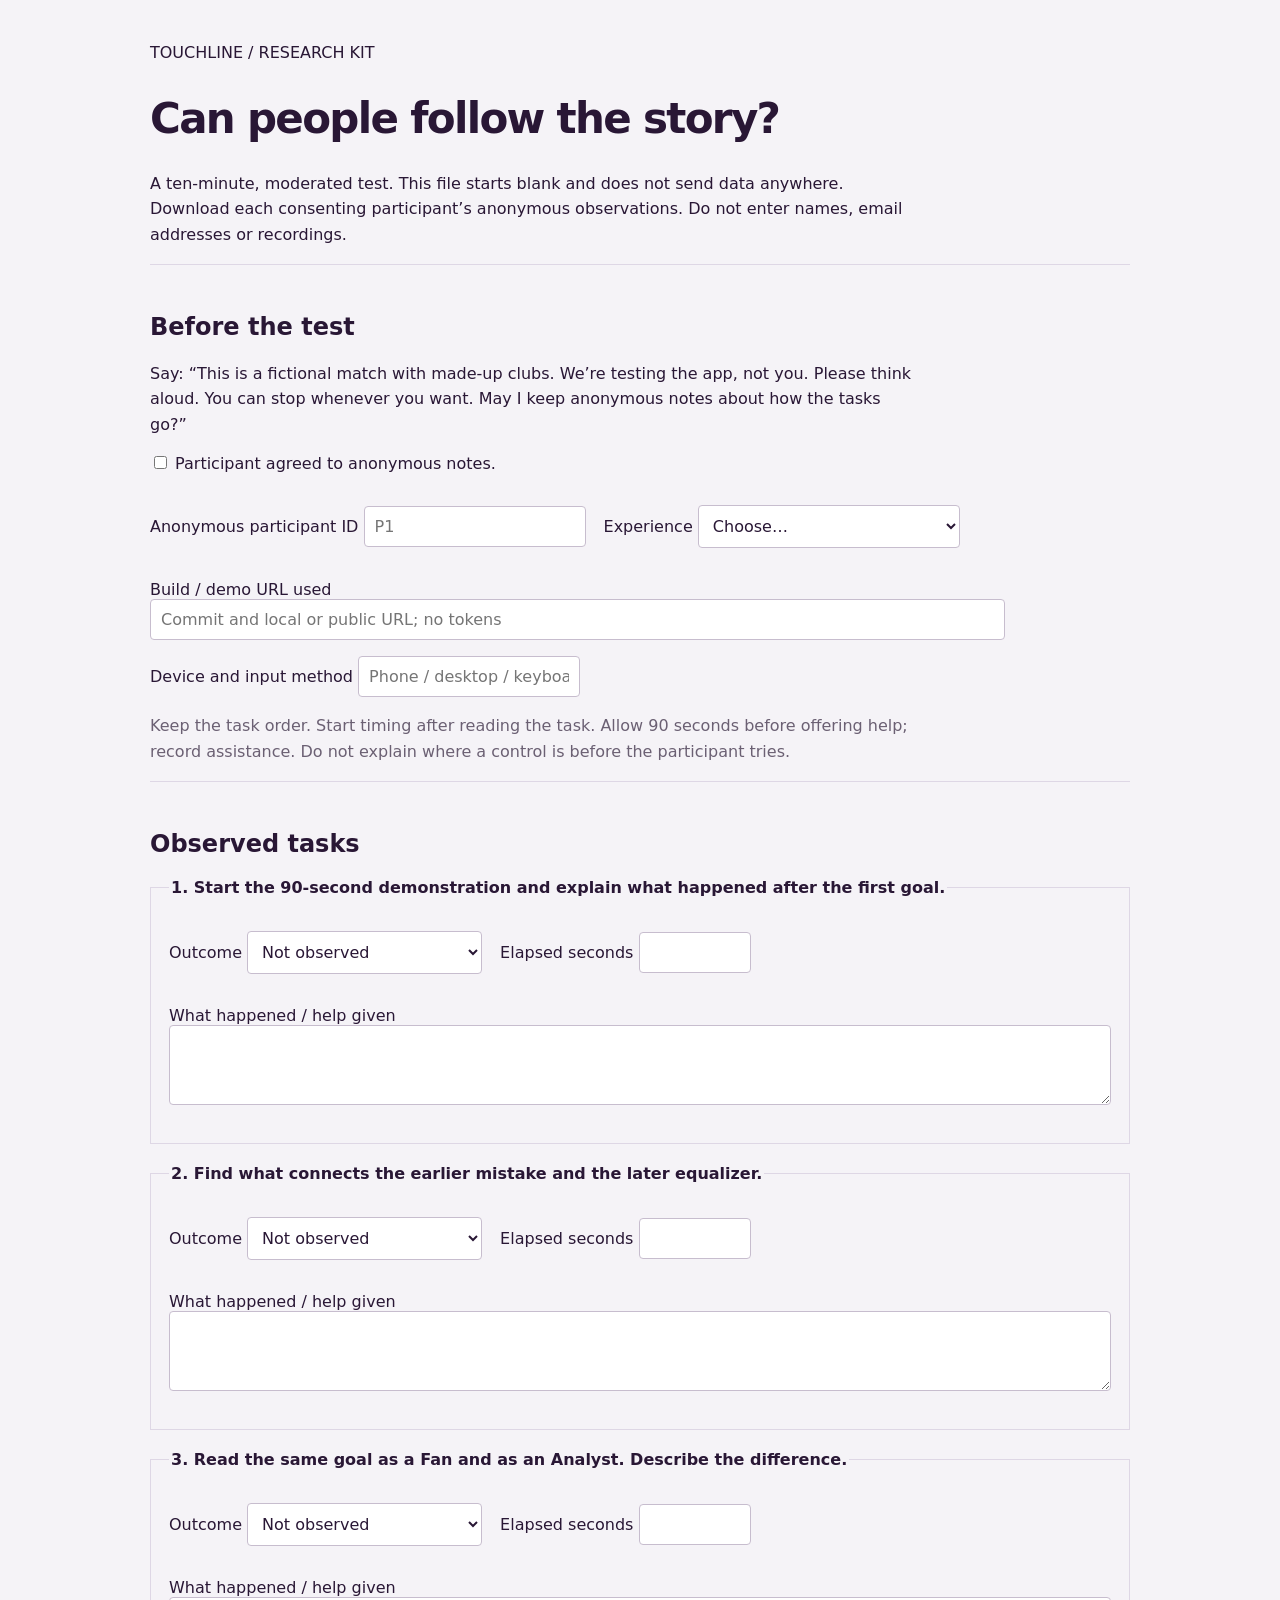
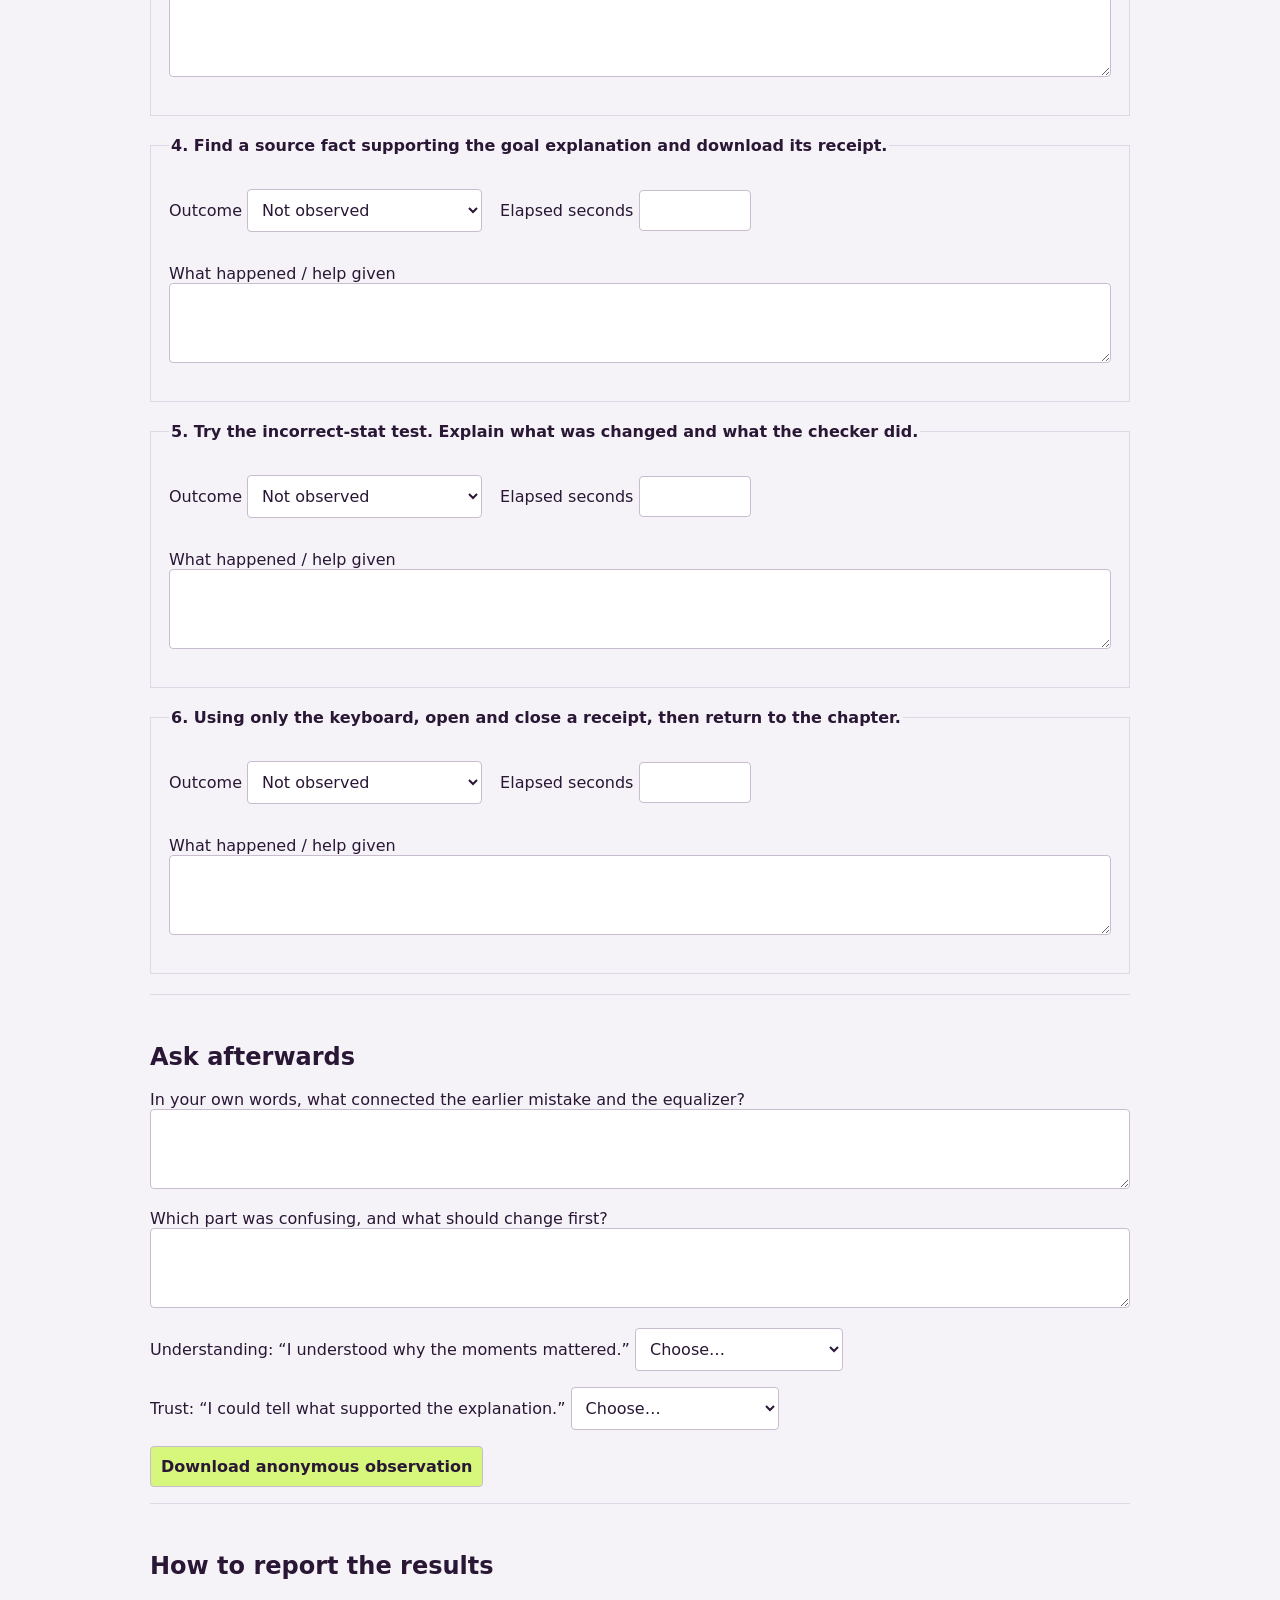
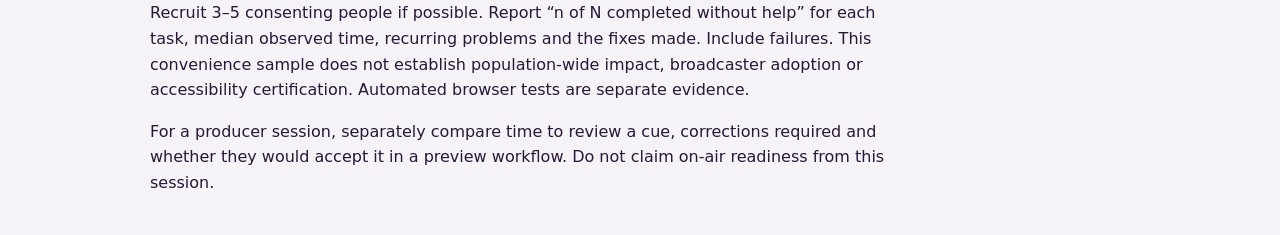
<file: docs/user-test-kit.html>
<!doctype html>
<html lang="en"><meta charset="utf-8"><meta name="viewport" content="width=device-width,initial-scale=1">
<title>Touchline · observed user test</title>
<style>
:root{font-family:system-ui,sans-serif;color:#291735;background:#f5f3f7}body{max-width:980px;margin:40px auto;padding:0 24px}h1{font-size:42px;letter-spacing:-.04em}h2{margin-top:36px}p{line-height:1.6;max-width:75ch}label{display:block;margin:16px 0}input,select,textarea,button{font:inherit;padding:10px;border:1px solid #c7bdce;border-radius:4px;background:white;color:inherit}textarea{width:100%;box-sizing:border-box;min-height:80px}input[type=number]{width:90px}button{background:#d6f77b;cursor:pointer;font-weight:600}fieldset{border:1px solid #ded7e5;margin:20px 0;padding:18px}legend{font-weight:700}small,.note{color:#6b6073}section{border-top:1px solid #ded7e5;padding-top:12px}.controls{display:flex;flex-wrap:wrap;gap:18px;align-items:center}#status{font-weight:600}@media print{button{display:none}body{margin:0}fieldset{break-inside:avoid}}
</style>
<header><p>TOUCHLINE / RESEARCH KIT</p><h1>Can people follow the story?</h1><p>A ten-minute, moderated test. This file starts blank and does not send data anywhere. Download each consenting participant’s anonymous observations. Do not enter names, email addresses or recordings.</p></header>
<form id="study">
<section><h2>Before the test</h2><p>Say: “This is a fictional match with made-up clubs. We’re testing the app, not you. Please think aloud. You can stop whenever you want. May I keep anonymous notes about how the tasks go?”</p>
<label><input type="checkbox" id="consent" required> Participant agreed to anonymous notes.</label>
<div class="controls"><label>Anonymous participant ID <input id="participant" placeholder="P1" maxlength="16" required></label><label>Experience <select id="profile" required><option value="">Choose…</option><option>Casual football fan</option><option>Tactics-focused fan</option><option>Sports content / production</option><option>New to football</option></select></label></div>
<label>Build / demo URL used <input id="build" style="width:85%" required placeholder="Commit and local or public URL; no tokens"></label>
<label>Device and input method <input id="device" required placeholder="Phone / desktop / keyboard / screen reader"></label>
<p class="note">Keep the task order. Start timing after reading the task. Allow 90 seconds before offering help; record assistance. Do not explain where a control is before the participant tries.</p></section>
<section><h2>Observed tasks</h2><div id="tasks"></div></section>
<section><h2>Ask afterwards</h2><label>In your own words, what connected the earlier mistake and the equalizer?<textarea id="comprehension" required></textarea></label><label>Which part was confusing, and what should change first?<textarea id="change" required></textarea></label><label>Understanding: “I understood why the moments mattered.” <select id="understanding" required><option value="">Choose…</option><option value="1">1 · Strongly disagree</option><option value="2">2</option><option value="3">3</option><option value="4">4</option><option value="5">5 · Strongly agree</option></select></label><label>Trust: “I could tell what supported the explanation.” <select id="trust" required><option value="">Choose…</option><option value="1">1 · Strongly disagree</option><option value="2">2</option><option value="3">3</option><option value="4">4</option><option value="5">5 · Strongly agree</option></select></label></section>
<button type="submit">Download anonymous observation</button><p id="status" role="status"></p>
</form>
<section><h2>How to report the results</h2><p>Recruit 3–5 consenting people if possible. Report “n of N completed without help” for each task, median observed time, recurring problems and the fixes made. Include failures. This convenience sample does not establish population-wide impact, broadcaster adoption or accessibility certification. Automated browser tests are separate evidence.</p><p>For a producer session, separately compare time to review a cue, corrections required and whether they would accept it in a preview workflow. Do not claim on-air readiness from this session.</p></section>
<script>
const tasks=[['start','Start the 90-second demonstration and explain what happened after the first goal.'],['memory','Find what connects the earlier mistake and the later equalizer.'],['audience','Read the same goal as a Fan and as an Analyst. Describe the difference.'],['evidence','Find a source fact supporting the goal explanation and download its receipt.'],['checker','Try the incorrect-stat test. Explain what was changed and what the checker did.'],['keyboard','Using only the keyboard, open and close a receipt, then return to the chapter.']];
document.querySelector('#tasks').innerHTML=tasks.map(([id,prompt],i)=>`<fieldset data-task="${id}"><legend>${i+1}. ${prompt}</legend><div class="controls"><label>Outcome <select name="outcome" required><option value="">Not observed</option><option value="unaided">Completed without help</option><option value="assisted">Completed with help</option><option value="failed">Did not complete</option><option value="skipped">Skipped</option></select></label><label>Elapsed seconds <input name="seconds" type="number" min="0" step="1"></label></div><label>What happened / help given <textarea name="notes" required></textarea></label></fieldset>`).join('');
document.querySelector('#study').addEventListener('submit',event=>{
 event.preventDefault(); const value=id=>document.getElementById(id).value.trim();
 const rows=[...document.querySelectorAll('[data-task]')].map(el=>({task:el.dataset.task,outcome:el.querySelector('select').value,seconds:el.querySelector('input').value===''?null:Number(el.querySelector('input').value),notes:el.querySelector('textarea').value.trim()}));
 const report={schema:'touchline.user-observation/1',recorded_at:new Date().toISOString(),consent:true,participant:value('participant'),profile:value('profile'),build:value('build'),device:value('device'),tasks:rows,comprehension:value('comprehension'),change_first:value('change'),understanding:Number(value('understanding')),trust:Number(value('trust')),scope:'Anonymous facilitator-entered observations; not automated or independently verified.'};
 const url=URL.createObjectURL(new Blob([JSON.stringify(report,null,2)],{type:'application/json'}));const link=document.createElement('a');link.href=url;link.download=`touchline-observation-${value('participant').replace(/[^a-z0-9_-]/gi,'_')}.json`;link.click();setTimeout(()=>URL.revokeObjectURL(url),1000);document.querySelector('#status').textContent='Observation downloaded. Clear the form before the next participant; nothing was submitted online.';
});
</script></html>
</file>
